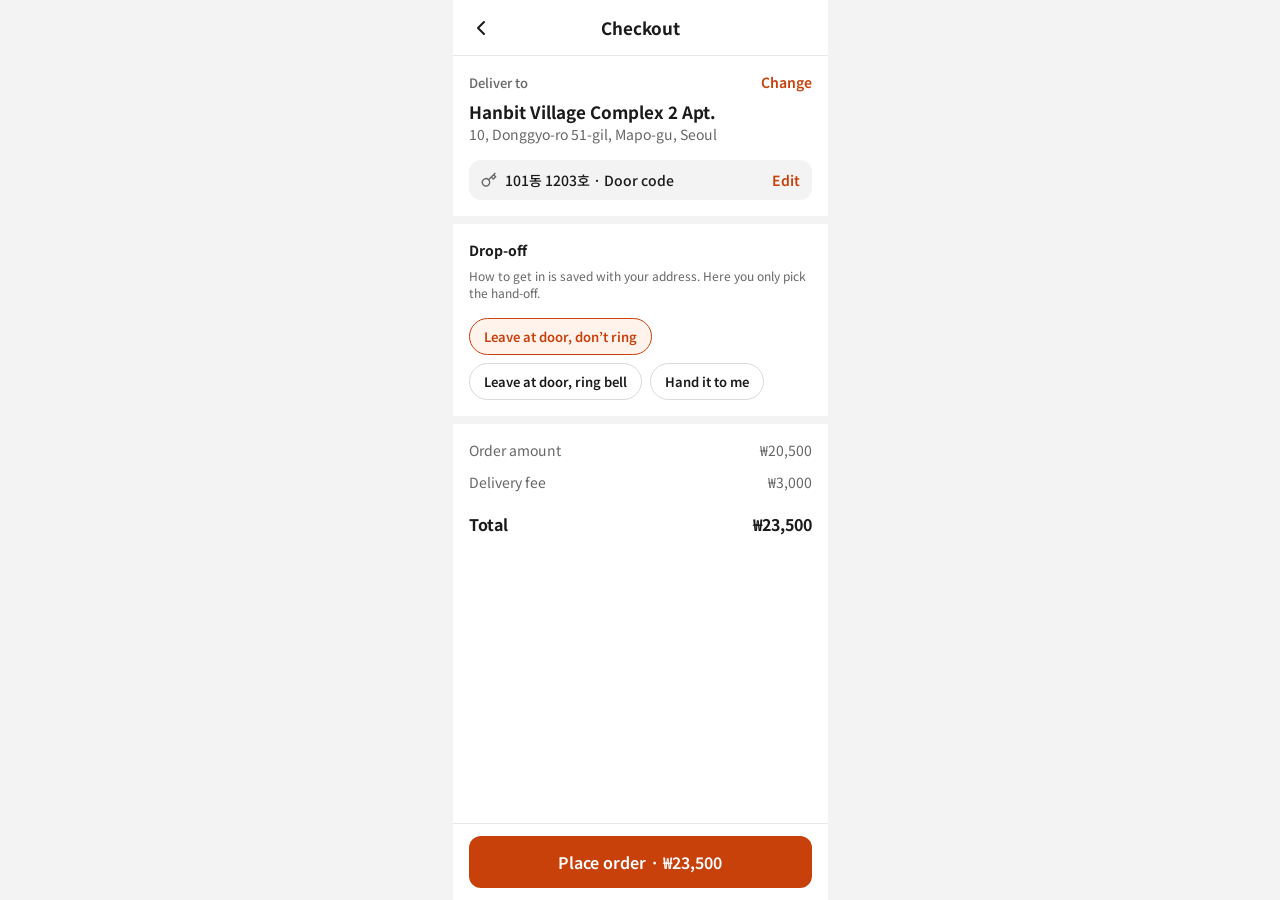
<file: index.html>
<!DOCTYPE html>
<html lang="en">
<head>
  <meta charset="UTF-8" />
  <meta name="viewport" content="width=device-width, initial-scale=1.0" />
  <title>Lieferoo — Checkout</title>
  <link rel="stylesheet" href="./tokens.css" />
  <link rel="stylesheet" href="./user.css" />
  <style>
    /* Centered Top Bar with Chevron */
    .checkout-topbar {
      height: var(--height-topbar);
      padding: 0 var(--space-4);
      display: grid;
      grid-template-columns: 32px 1fr 32px;
      align-items: center;
      border-bottom: 1px solid var(--divider);
      background-color: var(--surface);
      position: sticky;
      top: 0;
      z-index: 10;
    }
    .chevron-btn {
      background: none;
      border: none;
      color: var(--text);
      cursor: pointer;
      display: flex;
      align-items: center;
      justify-content: flex-start;
      padding: 0;
    }
    .checkout-topbar-title {
      font-size: 17px;
      line-height: 24px;
      font-weight: 700;
      text-align: center;
      color: var(--text);
    }

    /* Sections & 8px Grey Bands */
    .checkout-main {
      display: flex;
      flex-direction: column;
      padding-bottom: 96px;
    }
    .checkout-section {
      padding: var(--space-4);
      display: flex;
      flex-direction: column;
      gap: var(--space-2);
    }
    .section-band {
      height: 8px;
      width: 100%;
      background-color: var(--band);
    }

    /* Address Block (No grey card on main address) */
    .address-header-row {
      display: flex;
      justify-content: space-between;
      align-items: center;
    }
    .deliver-label {
      font-size: 13px;
      color: var(--text-sub);
      font-weight: 500;
    }
    .change-link {
      font-size: 14px;
      font-weight: 600;
      color: var(--primary);
      text-decoration: none;
    }
    .checkout-addr-title {
      font-size: 17px;
      line-height: 24px;
      font-weight: 700;
      color: var(--text);
    }
    .checkout-addr-sub {
      font-size: 14px;
      line-height: 20px;
      color: var(--text-sub);
    }

    /* Entry Summary Row (#F3F3F3, radius 12, height 40px) */
    .entry-summary-row {
      height: 40px;
      background-color: var(--band);
      border-radius: var(--radius-md);
      padding: 0 var(--space-3);
      display: flex;
      align-items: center;
      justify-content: space-between;
      margin-top: var(--space-2);
    }
    .entry-summary-left {
      display: flex;
      align-items: center;
      gap: var(--space-2);
      font-size: 14px;
      line-height: 20px;
      font-weight: 500;
      color: var(--text);
    }
    .entry-edit-link {
      font-size: 14px;
      line-height: 20px;
      font-weight: 600;
      color: var(--primary);
      text-decoration: none;
    }

    /* Drop-off Pills */
    .dropoff-grid {
      display: flex;
      flex-wrap: wrap;
      gap: var(--space-2);
      margin-top: var(--space-2);
    }
    .dropoff-pill {
      padding: 8px 14px;
      border: 1px solid var(--border);
      border-radius: var(--radius-pill);
      background-color: var(--surface);
      font-family: inherit;
      font-size: 13px;
      font-weight: 600;
      color: var(--text);
      cursor: pointer;
      transition: all 0.15s ease;
    }
    .dropoff-pill.selected {
      border-color: var(--primary);
      background-color: var(--primary-subtle);
      color: var(--primary);
    }

    /* Order Financials */
    .financial-line {
      display: flex;
      justify-content: space-between;
      font-size: 14px;
      color: var(--text-sub);
      margin-bottom: var(--space-1);
    }
    .financial-line.total {
      font-size: 16px;
      font-weight: 700;
      color: var(--text);
      margin-top: var(--space-2);
      margin-bottom: 0;
    }
  </style>
</head>
<body>
  <div class="app-frame">
    <!-- Top Bar -->
    <header class="checkout-topbar">
      <button type="button" class="chevron-btn" onclick="history.back()" aria-label="Go back">
        <svg width="24" height="24" viewBox="0 0 24 24" fill="none" stroke="currentColor" stroke-width="2" stroke-linecap="round" stroke-linejoin="round">
          <polyline points="15 18 9 12 15 6"></polyline>
        </svg>
      </button>
      <h1 class="checkout-topbar-title">Checkout</h1>
      <div></div>
    </header>

    <main class="checkout-main">
      <!-- Deliver To Section -->
      <section class="checkout-section">
        <div class="address-header-row">
          <span class="deliver-label">Deliver to</span>
          <a href="./user.html" class="change-link">Change</a>
        </div>

        <div>
          <div id="checkoutAddressTitle" class="checkout-addr-title">Hanbit Village Complex 2 Apt.</div>
          <div id="checkoutAddressSub" class="checkout-addr-sub">10, Donggyo-ro 51-gil, Mapo-gu, Seoul</div>
        </div>

        <!-- Grey Entry Summary Row (No raw code shown) -->
        <div class="entry-summary-row">
          <div class="entry-summary-left">
            <svg width="16" height="16" viewBox="0 0 24 24" fill="none" stroke="#666666" stroke-width="2" stroke-linecap="round" stroke-linejoin="round">
              <path d="M21 2l-2 2m-7.61 7.61a5.5 5.5 0 1 1-7.778 7.778 5.5 5.5 0 0 1 7.777-7.777zm0 0L15.5 7.5m0 0l3 3L22 7l-3-3m-3.5 3.5L19 4"></path>
            </svg>
            <span id="checkoutEntrySummary">101동 1203호 · Door code</span>
          </div>
          <a href="./user.html" class="entry-edit-link">Edit</a>
        </div>
      </section>

      <!-- 8px Band Separator -->
      <div class="section-band"></div>

      <!-- Drop-off Section -->
      <section class="checkout-section">
        <div class="section-label">Drop-off</div>
        <p class="helper-text">How to get in is saved with your address. Here you only pick the hand-off.</p>
        
        <div class="dropoff-grid" role="radiogroup">
          <button type="button" class="dropoff-pill selected" data-value="dont_ring" data-ko="문 앞에 두고 벨은 누르지 말아주세요">Leave at door, don’t ring</button>
          <button type="button" class="dropoff-pill" data-value="ring_bell" data-ko="문 앞에 두고 벨을 눌러주세요">Leave at door, ring bell</button>
          <button type="button" class="dropoff-pill" data-value="hand_it" data-ko="직접 전달해 주세요">Hand it to me</button>
        </div>
      </section>

      <!-- 8px Band Separator -->
      <div class="section-band"></div>

      <!-- Order Summary / Financials -->
      <section class="checkout-section">
        <div class="financial-line">
          <span>Order amount</span>
          <span>₩20,500</span>
        </div>
        <div class="financial-line">
          <span>Delivery fee</span>
          <span>₩3,000</span>
        </div>
        <div class="financial-line total">
          <span>Total</span>
          <span>₩23,500</span>
        </div>
      </section>
    </main>

    <!-- Sticky Bottom Action Bar -->
    <div class="bottom-bar">
      <button type="button" id="placeOrderBtn" class="btn-big">Place order · ₩23,500</button>
    </div>
  </div>

  <script>
    const ENTRY_LABELS_EN = {
      door_code: "Door code",
      call: "Intercom",
      security_desk: "Security desk",
      free: "No code needed"
    };

    const checkoutAddressTitle = document.getElementById("checkoutAddressTitle");
    const checkoutAddressSub = document.getElementById("checkoutAddressSub");
    const checkoutEntrySummary = document.getElementById("checkoutEntrySummary");
    const placeOrderBtn = document.getElementById("placeOrderBtn");
    const dropoffPills = document.querySelectorAll(".dropoff-pill");

    let selectedDropoffKo = "문 앞에 두고 벨은 누르지 말아주세요";

    // Load saved address details from localStorage (without showing the raw PIN code)
    const savedDataStr = localStorage.getItem("lieferoo_checkout_address");
    if (savedDataStr) {
      try {
        const saved = JSON.parse(savedDataStr);
        if (saved.title) checkoutAddressTitle.textContent = saved.title;
        if (saved.sub) checkoutAddressSub.textContent = saved.sub;
        if (saved.buildingUnit) {
          const methodLabel = ENTRY_LABELS_EN[saved.entryMethod] || "Door code";
          checkoutEntrySummary.textContent = `${saved.buildingUnit} · ${methodLabel}`;
        }
      } catch (e) {
        console.error("Error reading saved address", e);
      }
    }

    // Handle Drop-off Selection & Fix Ring/Don't Ring Bug
    dropoffPills.forEach(pill => {
      pill.addEventListener("click", () => {
        dropoffPills.forEach(p => p.classList.remove("selected"));
        pill.classList.add("selected");
        selectedDropoffKo = pill.dataset.ko;
      });
    });

    // Place Order -> Save drop-off preference & submit to backend
    placeOrderBtn.addEventListener("click", async () => {
      placeOrderBtn.disabled = true;
      placeOrderBtn.textContent = "Placing order...";

      const savedData = JSON.parse(localStorage.getItem("lieferoo_checkout_address") || "{}");
      
      // Store chosen Korean drop-off phrase so rider screen displays exact match
      localStorage.setItem("lieferoo_dropoff_ko", selectedDropoffKo);

      try {
        const res = await fetch("/orders", {
          method: "POST",
          headers: { "Content-Type": "application/json" },
          body: JSON.stringify({
            address_id: savedData.address_id || "ADR-001",
            detail: savedData.buildingUnit || "101동 1203호",
            entry_method: savedData.entryMethod || "door_code",
            entry_code: savedData.doorCode || "4826#",
            rider_note: savedData.riderNote || "Building 101 is the first on the left from the main gate."
          })
        });

        const data = await res.json();
        if (!res.ok) {
          throw new Error(data.error || "Failed to place order.");
        }

        window.location.href = `./rider.html?id=${encodeURIComponent(data.order_id)}`;
      } catch (err) {
        alert(err.message);
        placeOrderBtn.disabled = false;
        placeOrderBtn.textContent = "Place order · ₩23,500";
      }
    });
  </script>
</body>
</html>
</file>
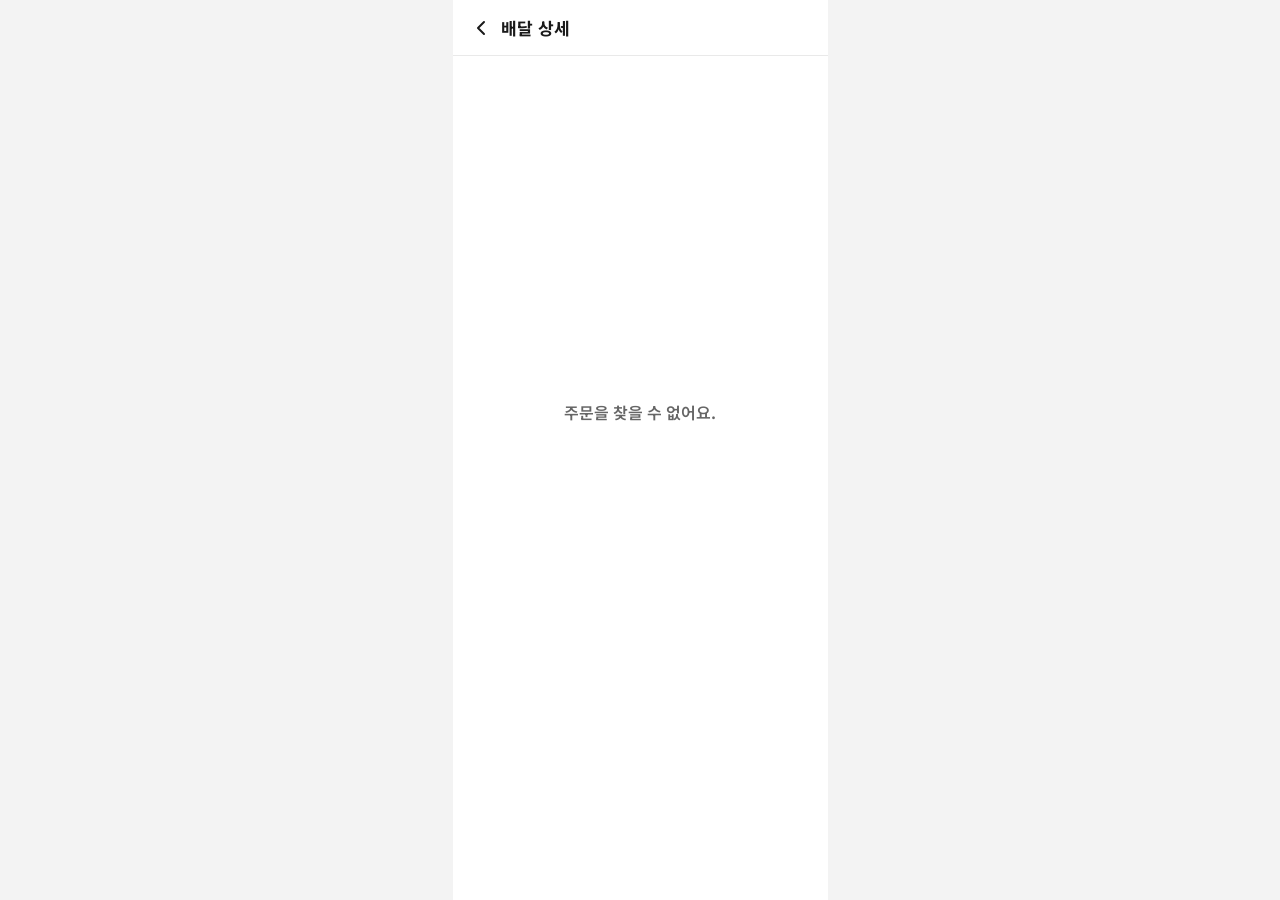
<file: rider.html>
<!DOCTYPE html>
<html lang="ko">
<head>
  <meta charset="UTF-8" />
  <meta name="viewport" content="width=device-width, initial-scale=1.0" />
  <title>Lieferoo — 배달 상세</title>
  <link rel="stylesheet" href="./tokens.css" />
  <link rel="stylesheet" href="./rider.css" />
</head>
<body>
  <div class="app-frame">
    <!-- Top Bar with 24px Back Chevron -->
    <header class="top-bar">
      <div class="top-bar-left">
        <button type="button" class="chevron-btn" onclick="history.back()" aria-label="뒤로 가기">
          <svg width="24" height="24" viewBox="0 0 24 24" fill="none" stroke="currentColor" stroke-width="2" stroke-linecap="round" stroke-linejoin="round">
            <polyline points="15 18 9 12 15 6"></polyline>
          </svg>
        </button>
        <h1 class="rider-top-title">배달 상세</h1>
      </div>
      <span id="statusPill" class="status-pill in-progress">배달 중</span>
    </header>

    <!-- Main Content -->
    <main id="mainContent" class="rider-main">
      <!-- Top Section: Order Meta, Dark Card, Map -->
      <div class="rider-top-section">
        <div class="order-meta-row">
          <span id="metaLine"></span>
          <span>픽업 20:41</span>
        </div>

        <!-- Error Box -->
        <div id="errorAlertBox" class="error-alert-box" role="alert"></div>

        <!-- Dark Destination Block ("도착지") -->
        <section id="destinationBlock" class="rider-dark-card" aria-label="도착지"></section>

        <!-- Map Route PNG Card -->
        <section class="rider-map-card" aria-label="지도 경로">
          <img src="map-route.png" alt="Delivery Route Map" class="rider-map-img" />
        </section>
      </div>

      <!-- 8px #F3F3F3 Band Above Requests -->
      <div class="section-band"></div>

      <!-- Bottom Section: Requests & Order Summary -->
      <div class="rider-bottom-section">
        <section id="requestsSection" class="requests-section" aria-label="요청사항">
          <div class="requests-heading">요청사항</div>
          <div id="dropoffKoInstruction" class="dropoff-ko-text"></div>
          <div id="requestsBox" class="requests-card"></div>
        </section>

        <!-- Single-Line Order Summary -->
        <div class="order-summary-line">
          메뉴 2개 · 23,500원 · 선결제 완료
        </div>
      </div>
    </main>

    <!-- Bottom Action Bar (PRD v1.2 Vertical Stack) -->
    <div id="bottomBar" class="bottom-bar">
      <button type="button" id="navBtn" class="btn-nav-stacked">길 안내</button>
      <button type="button" id="actionBtn" class="btn-complete-stacked">배달 완료</button>
    </div>
  </div>

  <script src="./rider.js"></script>
</body>
</html>
</file>
<file: tokens.css>
/* 1. Load Noto Sans KR from Google Fonts */
@import url('https://fonts.googleapis.com/css2?family=Noto+Sans+KR:wght@400;500;600;700&display=swap');

:root {
  /* 2. Color Tokens (Lieferoo Spec Board) */
  --primary: #C8410B;
  --primary-pressed: #A33608;
  --primary-subtle: #FFF3EC;

  --text: #1A1A1A;
  --text-sub: #666666;
  --text-disabled: #B3B3B3;
  --text-on-primary: #FFFFFF;

  --surface: #FFFFFF;
  --band: #F3F3F3;
  --border: #D9D9D9;
  --divider: #E9E9E9;

  --error: #D93025;
  --success: #1F8A4C;
  --warning: #B87400;
  --info: #2563C9;
  --rider-block: #1A1A1A;

  /* 3. Typography */
  --font-family: 'Noto Sans KR', -apple-system, BlinkMacSystemFont, 'Segoe UI', Roboto, sans-serif;

  /* 4. Spacing Steps (px) */
  --space-1: 4px;
  --space-2: 8px;
  --space-3: 12px;
  --space-4: 16px;
  --space-5: 24px;
  --space-6: 32px;

  /* 5. Border Radius */
  --radius-sm: 4px;
  --radius-md: 12px;
  --radius-pill: 9999px;

  /* 6. Component Heights & Frame Dimensions */
  --height-topbar: 56px;
  --height-btn-lg: 52px;
  --height-input: 48px;
  --frame-width: 375px;
  --frame-height: 812px;
}

/* Base Reset */
*, *::before, *::after {
  box-sizing: border-box;
  margin: 0;
  padding: 0;
}

body {
  font-family: var(--font-family);
  color: var(--text);
  background-color: var(--band);
  display: flex;
  justify-content: center;
  min-height: 100vh;
}

/* 375x812 Mobile App Frame */
.app-frame {
  width: var(--frame-width);
  min-height: var(--frame-height);
  background-color: var(--surface);
  display: flex;
  flex-direction: column;
  position: relative;
  overflow-x: hidden;
}

/* Top Bar (56px) */
.top-bar {
  height: var(--height-topbar);
  padding: 0 var(--space-4);
  display: flex;
  align-items: center;
  justify-content: space-between;
  border-bottom: 1px solid var(--divider);
  background-color: var(--surface);
}

/* Standard Input (48px) */
.input-field {
  height: var(--height-input);
  width: 100%;
  padding: 0 var(--space-4);
  border: 1px solid var(--border);
  border-radius: var(--radius-md);
  font-family: inherit;
  color: var(--text);
  background-color: var(--surface);
  outline: none;
  transition: border-color 0.15s ease;
}

.input-field::placeholder {
  color: var(--text-disabled);
}

.input-field:focus {
  border-color: var(--primary);
}

/* Big Button (52px, 16px from both sides) */
.btn-big {
  height: var(--height-btn-lg);
  width: calc(100% - (var(--space-4) * 2));
  margin: 0 var(--space-4);
  border: none;
  border-radius: var(--radius-md);
  background-color: var(--primary);
  color: var(--text-on-primary);
  font-family: inherit;
  font-weight: 600;
  font-size: 16px;
  cursor: pointer;
  display: flex;
  align-items: center;
  justify-content: center;
  transition: background-color 0.15s ease;
}

.btn-big:hover,
.btn-big:active {
  background-color: var(--primary-pressed);
}

.btn-big:disabled {
  background-color: var(--band);
  color: var(--text-disabled);
  cursor: not-allowed;
}
</file>
<file: user.css>
/* Top Bar */
.top-bar {
  justify-content: flex-start;
  gap: var(--space-3);
  position: sticky;
  top: 0;
  z-index: 10;
}

.back-btn {
  background: none;
  border: none;
  font-size: 20px;
  color: var(--text);
  cursor: pointer;
  padding: var(--space-1);
  display: flex;
  align-items: center;
}

.top-bar-title {
  font-size: 16px;
  font-weight: 700;
}

/* Server Top Banner */
.server-banner {
  background-color: #FDECEA;
  color: var(--error);
  border-bottom: 1px solid var(--error);
  padding: var(--space-3) var(--space-4);
  font-size: 13px;
  font-weight: 500;
  display: none;
}

.server-banner.visible {
  display: block;
}

/* Map Image Block Container */
.location-banner {
  width: 100%;
  height: 140px;
  background-color: #E8E8E8;
  display: flex;
  align-items: center;
  justify-content: center;
  border-bottom: 1px solid var(--divider);
  overflow: hidden;
}

.location-map-img {
  width: 100%;
  height: 100%;
  object-fit: cover;
}

/* Main Scrollable Content */
.content {
  padding: var(--space-4);
  display: flex;
  flex-direction: column;
  gap: var(--space-5);
  padding-bottom: 96px;
}

.section-group {
  display: flex;
  flex-direction: column;
  gap: var(--space-2);
}

.section-label {
  font-size: 14px;
  font-weight: 700;
  color: var(--text);
}

.helper-text {
  font-size: 12px;
  color: var(--text-sub);
  line-height: 1.4;
}

/* Address Picker */
.picker-select {
  height: var(--height-input);
  padding: 0 var(--space-3);
  border: 1px solid var(--border);
  border-radius: var(--radius-md);
  background-color: var(--surface);
  font-family: inherit;
  font-size: 14px;
  color: var(--text);
}

/* Address Card */
.address-card {
  background-color: var(--band);
  border: 1px solid var(--border);
  border-radius: var(--radius-md);
  padding: var(--space-4);
  display: flex;
  flex-direction: column;
  gap: var(--space-1);
}

.address-title {
  font-size: 16px;
  font-weight: 700;
  color: var(--text);
}

.address-sub {
  font-size: 13px;
  color: var(--text-sub);
}

/* Error Text & Input Error State */
.error-text {
  font-size: 12px;
  color: var(--error);
  font-weight: 500;
  display: none;
}

.error-text.visible {
  display: block;
}

.input-field.has-error {
  border-color: var(--error);
}

/* Radio Cards */
.radio-grid {
  display: flex;
  flex-direction: column;
  gap: var(--space-2);
}

.radio-card {
  display: flex;
  align-items: flex-start;
  gap: var(--space-3);
  padding: var(--space-3) var(--space-4);
  border: 1px solid var(--border);
  border-radius: var(--radius-md);
  background-color: var(--surface);
  cursor: pointer;
  transition: all 0.15s ease;
}

.radio-card input[type="radio"] {
  margin-top: 3px;
  accent-color: var(--primary);
}

.radio-card.selected {
  border-color: var(--primary);
  background-color: var(--primary-subtle);
}

.radio-card.has-error {
  border-color: var(--error);
}

.radio-card-title {
  font-size: 14px;
  font-weight: 600;
  color: var(--text);
}

.radio-card-desc {
  font-size: 12px;
  color: var(--text-sub);
  margin-top: 2px;
}

/* Conditional Door Code Box */
.door-code-box {
  display: none;
  flex-direction: column;
  gap: var(--space-2);
  margin-top: var(--space-2);
  padding: var(--space-3);
  background-color: var(--band);
  border-radius: var(--radius-md);
}

.door-code-box.visible {
  display: flex;
}

/* Smaller Compact "Use This Next Time" Checkbox Row */
.save-default-row {
  display: flex;
  align-items: flex-start;
  gap: var(--space-2);
  padding: 10px var(--space-3);
  border: 1px solid var(--border);
  border-radius: var(--radius-md);
  background-color: var(--surface);
  cursor: pointer;
  max-width: 100%;
}

.save-default-checkbox {
  width: 16px;
  height: 16px;
  margin-top: 2px;
  accent-color: var(--primary);
  cursor: pointer;
  flex-shrink: 0;
}

.save-default-title {
  font-size: 13px;
  font-weight: 600;
  color: var(--text);
}

.save-default-sub {
  font-size: 11px;
  color: var(--text-sub);
  margin-top: 1px;
  line-height: 1.2;
}

/* Note Textarea + Counter */
.textarea-field {
  width: 100%;
  min-height: 80px;
  padding: var(--space-3) var(--space-4);
  border: 1px solid var(--border);
  border-radius: var(--radius-md);
  font-family: inherit;
  font-size: 14px;
  color: var(--text);
  resize: vertical;
  outline: none;
}

.textarea-field:focus {
  border-color: var(--primary);
}

.char-counter {
  font-size: 12px;
  color: var(--text-sub);
  text-align: right;
}

/* Rider Preview Box */
.preview-empty-or-error {
  padding: var(--space-4);
  border: 1px dashed var(--border);
  border-radius: var(--radius-md);
  background-color: var(--band);
  color: var(--text-sub);
  font-size: 13px;
  text-align: center;
}

.preview-empty-or-error.is-error {
  border-color: var(--error);
  color: var(--error);
}

.rider-dark-card {
  background-color: var(--rider-block);
  color: var(--text-on-primary);
  border-radius: var(--radius-md);
  padding: var(--space-4);
  display: flex;
  flex-direction: column;
  gap: var(--space-2);
}

.rider-tag-small {
  font-size: 11px;
  color: var(--text-disabled);
  font-weight: 600;
}

.rider-detail-big {
  font-size: 20px;
  font-weight: 700;
  color: var(--text-on-primary);
}

.rider-orange-chip {
  align-self: flex-start;
  background-color: var(--primary);
  color: var(--text-on-primary);
  font-size: 12px;
  font-weight: 600;
  padding: var(--space-1) var(--space-3);
  border-radius: var(--radius-pill);
}

.rider-ko-address {
  font-size: 12px;
  color: var(--text-disabled);
  margin-top: var(--space-1);
}

.preview-caption {
  font-size: 12px;
  color: var(--text-sub);
  line-height: 1.4;
}

/* Success Banner */
.success-box {
  display: none;
  flex-direction: column;
  gap: var(--space-2);
  padding: var(--space-4);
  border-radius: var(--radius-md);
  background-color: #E8F5E9;
  border: 1px solid var(--success);
  color: var(--success);
  font-size: 14px;
}

.success-box.visible {
  display: flex;
}

/* Sticky Bottom Footer */
.bottom-bar {
  position: fixed;
  bottom: 0;
  width: var(--frame-width);
  padding: var(--space-3) 0;
  background-color: var(--surface);
  border-top: 1px solid var(--divider);
}
</file>
<file: rider.css>
/* Top Bar */
.top-bar {
  display: flex;
  align-items: center;
  justify-content: space-between;
  padding: 0 var(--space-4);
  height: var(--height-topbar);
  background-color: var(--surface);
  border-bottom: 1px solid var(--divider);
  position: sticky;
  top: 0;
  z-index: 10;
}

.top-bar-left {
  display: flex;
  align-items: center;
  gap: var(--space-2);
}

.chevron-btn {
  background: none;
  border: none;
  color: var(--text);
  cursor: pointer;
  display: flex;
  align-items: center;
  padding: 0;
}

.rider-top-title {
  font-size: 17px;
  line-height: 24px;
  font-weight: 700;
  color: var(--text);
}

/* Status Pill */
.status-pill {
  font-size: 12px;
  font-weight: 600;
  padding: 4px 10px;
  border-radius: var(--radius-pill);
}

.status-pill.in-progress {
  background-color: var(--rider-block);
  color: var(--text-on-primary);
}

.status-pill.completed {
  background-color: var(--success);
  color: var(--text-on-primary);
}

/* Main Layout */
.rider-main {
  display: flex;
  flex-direction: column;
  flex: 1;
  padding-bottom: 132px; /* Space for stacked buttons */
}

.rider-top-section {
  padding: var(--space-4);
  display: flex;
  flex-direction: column;
  gap: var(--space-3);
}

.rider-bottom-section {
  padding: var(--space-4);
  display: flex;
  flex-direction: column;
  gap: var(--space-4);
}

.section-band {
  height: 8px;
  width: 100%;
  background-color: var(--band);
}

/* Order Meta Row (Small 12/16 Regular #666666) */
.order-meta-row {
  display: flex;
  justify-content: space-between;
  align-items: center;
  font-size: 12px;
  line-height: 16px;
  font-weight: 400;
  color: var(--text-sub);
}

/* Dark Destination Block */
.rider-dark-card {
  background-color: var(--rider-block);
  color: var(--text-on-primary);
  border-radius: var(--radius-md);
  padding: var(--space-4);
  display: flex;
  flex-direction: column;
  gap: var(--space-3);
}

.rider-tag-small {
  font-size: 12px;
  color: var(--text-disabled);
  font-weight: 500;
}

.rider-detail-big {
  font-size: 28px;
  line-height: 36px;
  font-weight: 700;
  color: var(--text-on-primary);
}

/* Peach Door Code Block (#FFA97F, radius 8, height 56px, text #1A1A1A) */
.rider-peach-block {
  background-color: #FFA97F;
  border-radius: 8px;
  height: 56px;
  padding: 0 var(--space-3);
  display: flex;
  align-items: center;
  gap: var(--space-2);
  color: #1A1A1A;
}

.rider-peach-label {
  font-size: 15px;
  line-height: 22px;
  font-weight: 700;
  color: #1A1A1A;
}

.rider-peach-code {
  font-size: 32px;
  line-height: 40px;
  font-weight: 700;
  color: #1A1A1A;
  margin-left: auto;
  letter-spacing: 0.5px;
}

/* Fallback Peach Pill for non-code entry methods */
.rider-peach-pill {
  align-self: flex-start;
  background-color: #FFA97F;
  color: #1A1A1A;
  border-radius: 8px;
  padding: 8px 12px;
  display: inline-flex;
  align-items: center;
  gap: 6px;
  font-size: 15px;
  line-height: 22px;
  font-weight: 700;
}

.rider-ko-address {
  font-size: 13px;
  color: var(--text-disabled);
}

/* Map Route Card */
.rider-map-card {
  width: 100%;
  height: 110px;
  border-radius: var(--radius-md);
  overflow: hidden;
  border: 1px solid var(--border);
  background-color: #EFEFEF;
}

.rider-map-img {
  width: 100%;
  height: 100%;
  object-fit: cover;
}

/* Requests Section */
.requests-section {
  display: flex;
  flex-direction: column;
  gap: var(--space-2);
}

/* Label Caption 13/18 Regular #666666 */
.requests-heading {
  font-size: 13px;
  line-height: 18px;
  font-weight: 400;
  color: var(--text-sub);
}

.dropoff-ko-text {
  font-size: 15px;
  line-height: 22px;
  font-weight: 700;
  color: var(--text);
}

/* Customer Memo Grey Box (#F3F3F3, radius 12) */
.requests-card {
  background-color: var(--band);
  border-radius: var(--radius-md);
  padding: var(--space-3) var(--space-4);
  display: flex;
  flex-direction: column;
  gap: var(--space-1);
}

/* Label "고객 메모 · 원문(영어)" 12/16 Regular */
.requests-sublabel {
  font-size: 12px;
  line-height: 16px;
  font-weight: 400;
  color: var(--text-sub);
}

.requests-body {
  font-size: 14px;
  line-height: 20px;
  color: var(--text);
  white-space: pre-wrap;
  word-break: break-word;
}

.requests-body.empty {
  color: var(--text-sub);
}

/* Single Line Order Summary (Small 12/16 #666666) */
.order-summary-line {
  font-size: 12px;
  line-height: 16px;
  font-weight: 400;
  color: var(--text-sub);
  margin-top: var(--space-2);
}

/* Failure Red Box */
.error-alert-box {
  display: none;
  background-color: #FDECEA;
  color: var(--error);
  border: 1px solid var(--error);
  padding: var(--space-3) var(--space-4);
  border-radius: var(--radius-md);
  font-size: 13px;
  font-weight: 500;
  line-height: 1.4;
}

.error-alert-box.visible {
  display: block;
}

/* Done View State */
.done-container {
  display: flex;
  flex-direction: column;
  align-items: center;
  justify-content: center;
  text-align: center;
  gap: var(--space-3);
  padding: var(--space-6) var(--space-4);
  margin: var(--space-4);
  background-color: var(--surface);
  border-radius: var(--radius-md);
  border: 1px solid var(--border);
}

.success-icon-circle {
  width: 56px;
  height: 56px;
  background-color: #E8F5E9;
  color: var(--success);
  border-radius: 50%;
  display: flex;
  align-items: center;
  justify-content: center;
  font-size: 28px;
  font-weight: 700;
}

.done-title {
  font-size: 22px;
  font-weight: 700;
  color: var(--text);
}

.done-detail {
  font-size: 18px;
  font-weight: 600;
  color: var(--text);
}

.done-meta {
  font-size: 13px;
  color: var(--text-sub);
}

.not-found-container {
  display: flex;
  flex-direction: column;
  align-items: center;
  justify-content: center;
  text-align: center;
  flex: 1;
  padding: var(--space-6);
}

.not-found-title {
  font-size: 16px;
  font-weight: 600;
  color: var(--text-sub);
}

/* Bottom Action Bar (PRD v1.2 Stacked Buttons) */
.bottom-bar {
  position: fixed;
  bottom: 0;
  width: var(--frame-width);
  padding: var(--space-3) var(--space-4);
  background-color: var(--surface);
  border-top: 1px solid var(--divider);
  display: flex;
  flex-direction: column;
  gap: var(--space-2);
}

/* "길 안내" full width, 44 px, secondary, 15/22 Bold */
.btn-nav-stacked {
  width: 100%;
  height: 44px;
  border: 1px solid var(--border);
  border-radius: var(--radius-md);
  background-color: var(--surface);
  color: var(--text);
  font-family: inherit;
  font-size: 15px;
  line-height: 22px;
  font-weight: 700;
  cursor: pointer;
  display: flex;
  align-items: center;
  justify-content: center;
}

.btn-nav-stacked:hover {
  background-color: var(--band);
}

/* "배달 완료" full width, 52 px, primary, 15/22 Bold */
.btn-complete-stacked {
  width: 100%;
  height: 52px;
  border: none;
  border-radius: var(--radius-md);
  background-color: var(--primary);
  color: var(--text-on-primary);
  font-family: inherit;
  font-size: 15px;
  line-height: 22px;
  font-weight: 700;
  cursor: pointer;
  display: flex;
  align-items: center;
  justify-content: center;
}

.btn-complete-stacked:hover {
  background-color: var(--primary-pressed);
}

.btn-complete-stacked:disabled {
  background-color: var(--band);
  color: var(--text-disabled);
  cursor: not-allowed;
}
</file>
